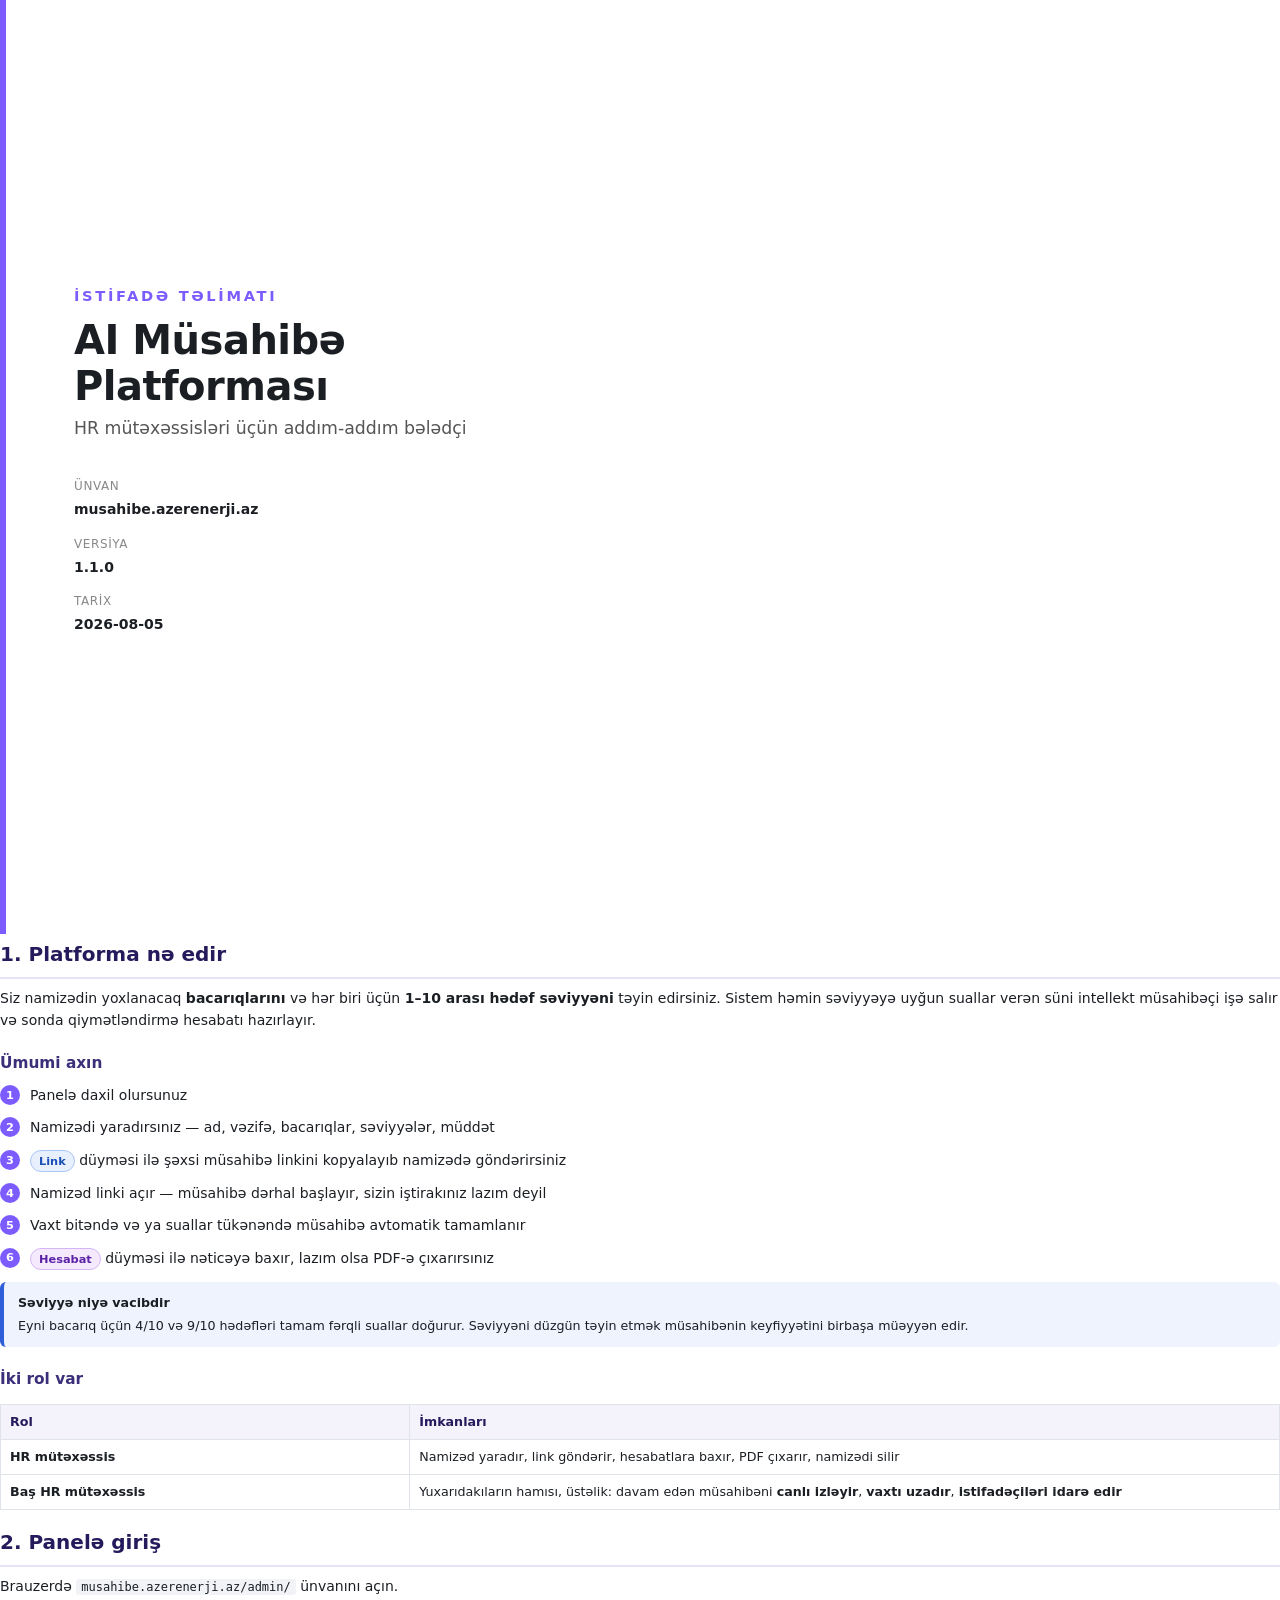
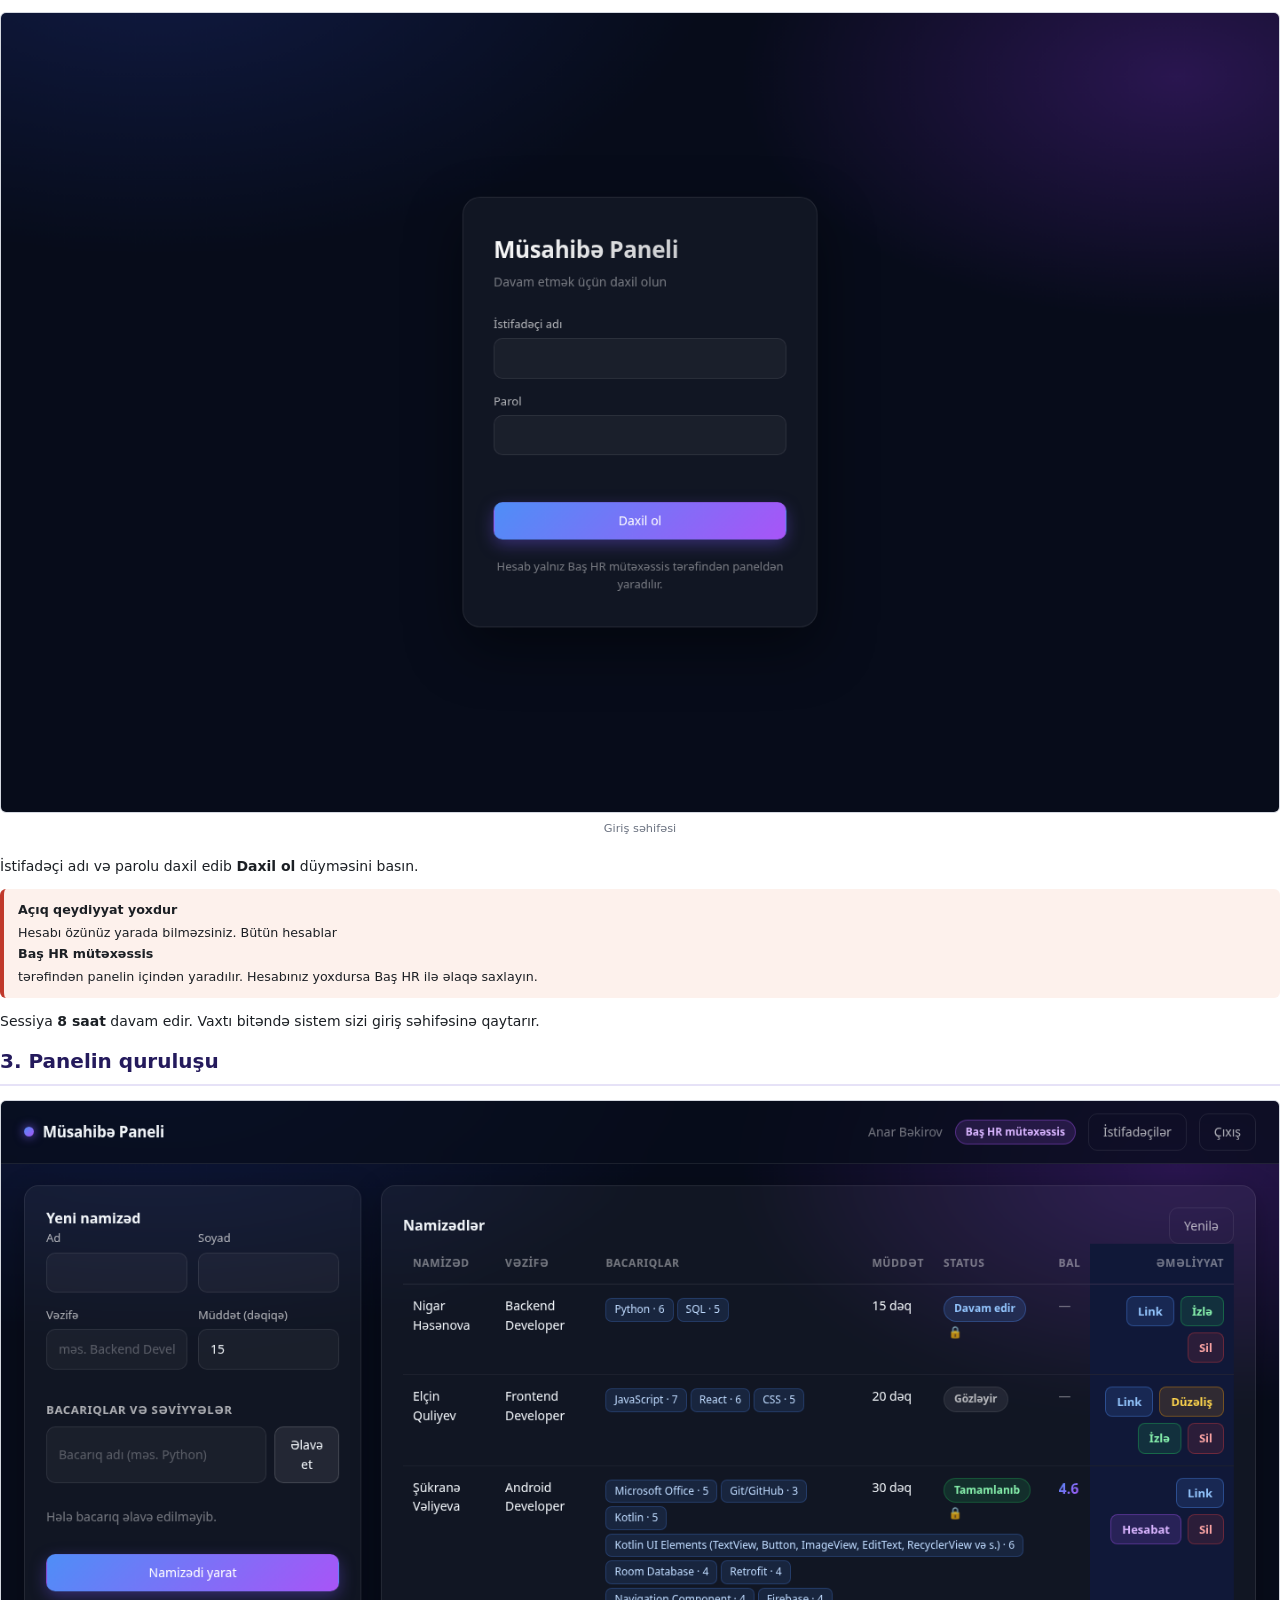
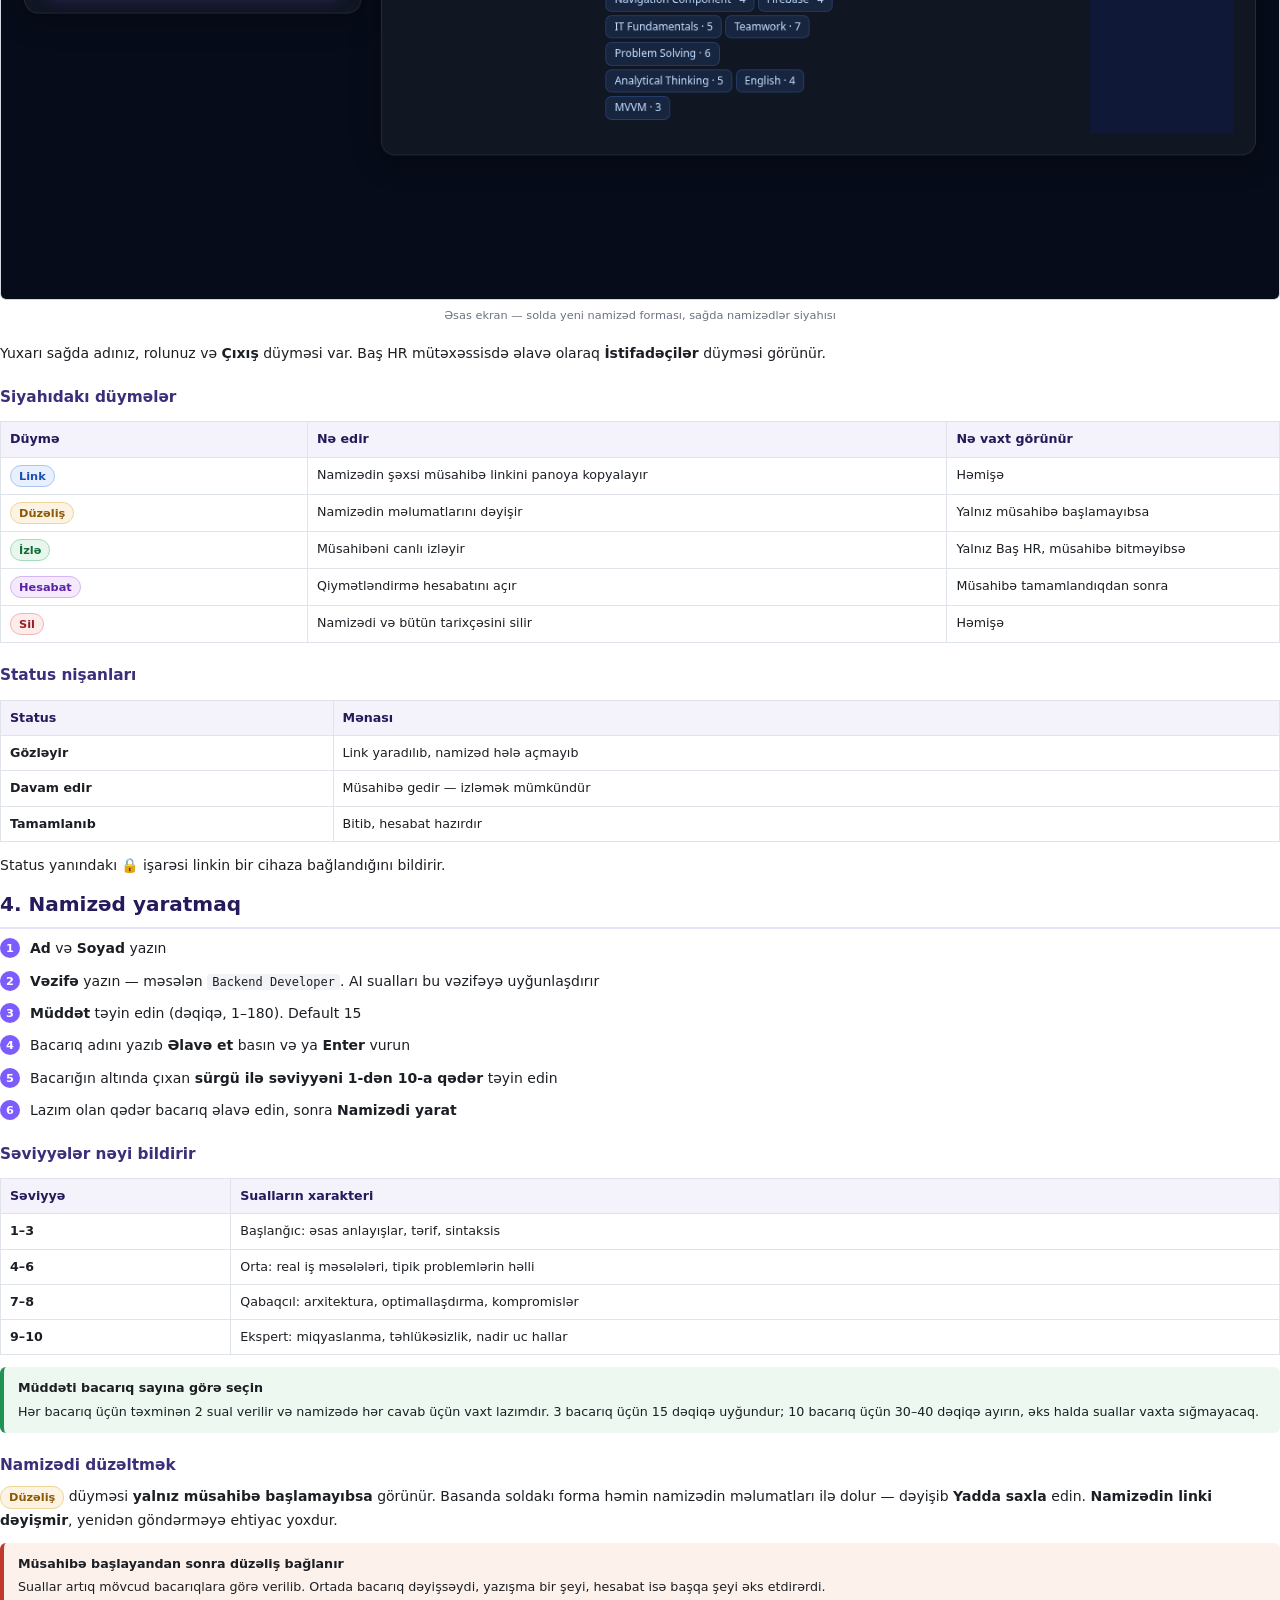
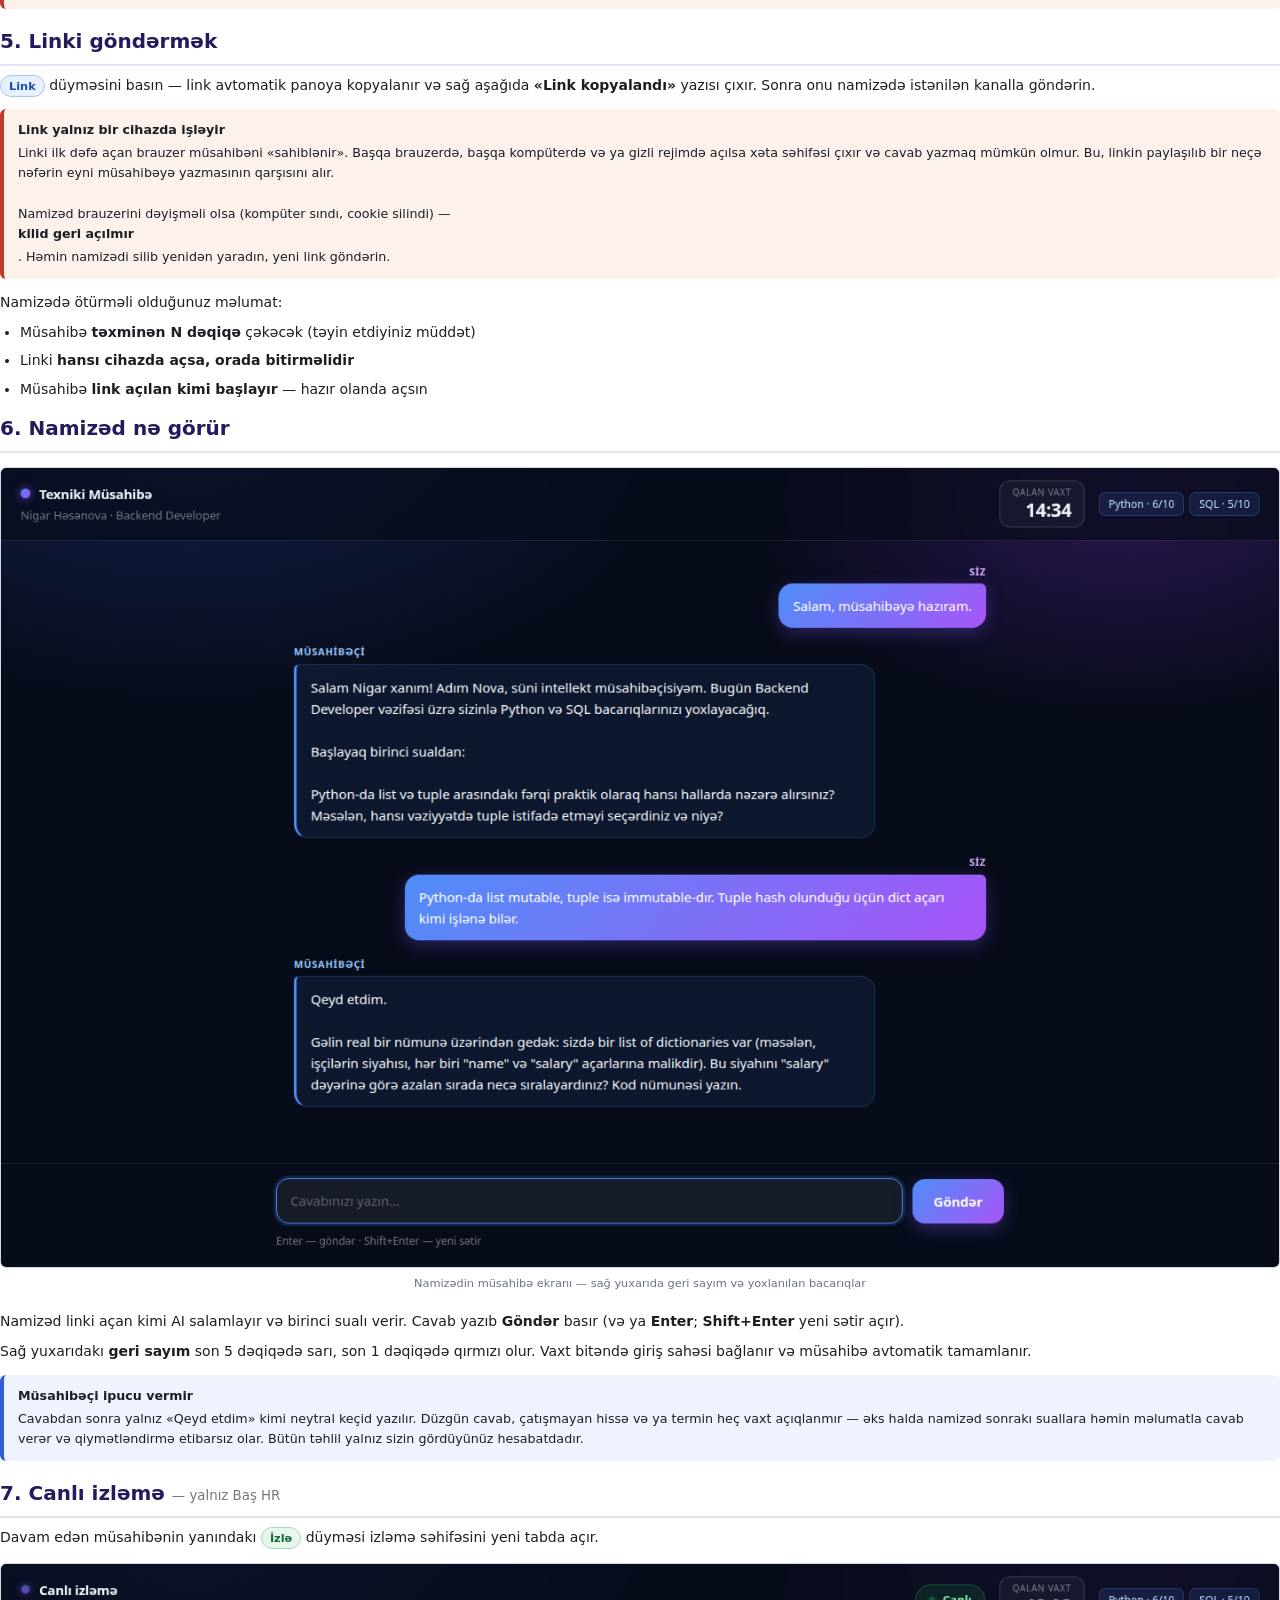
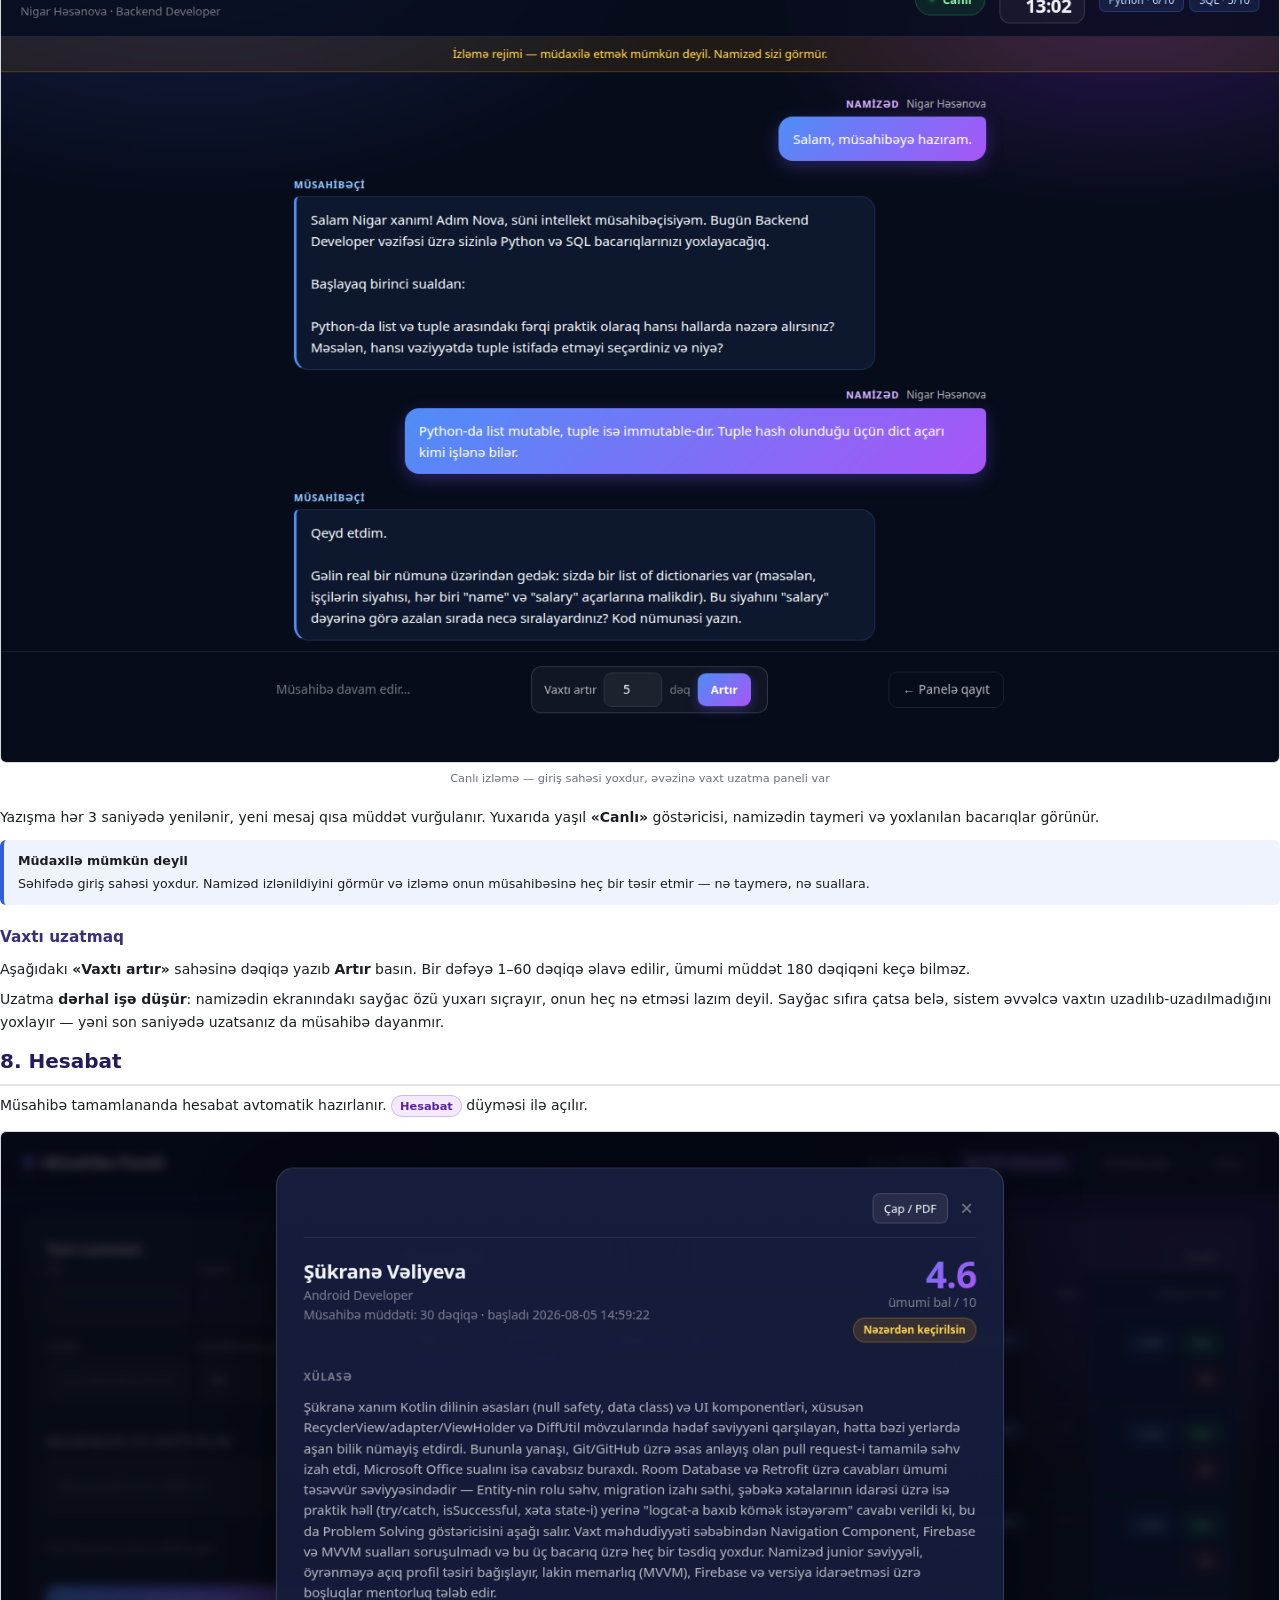
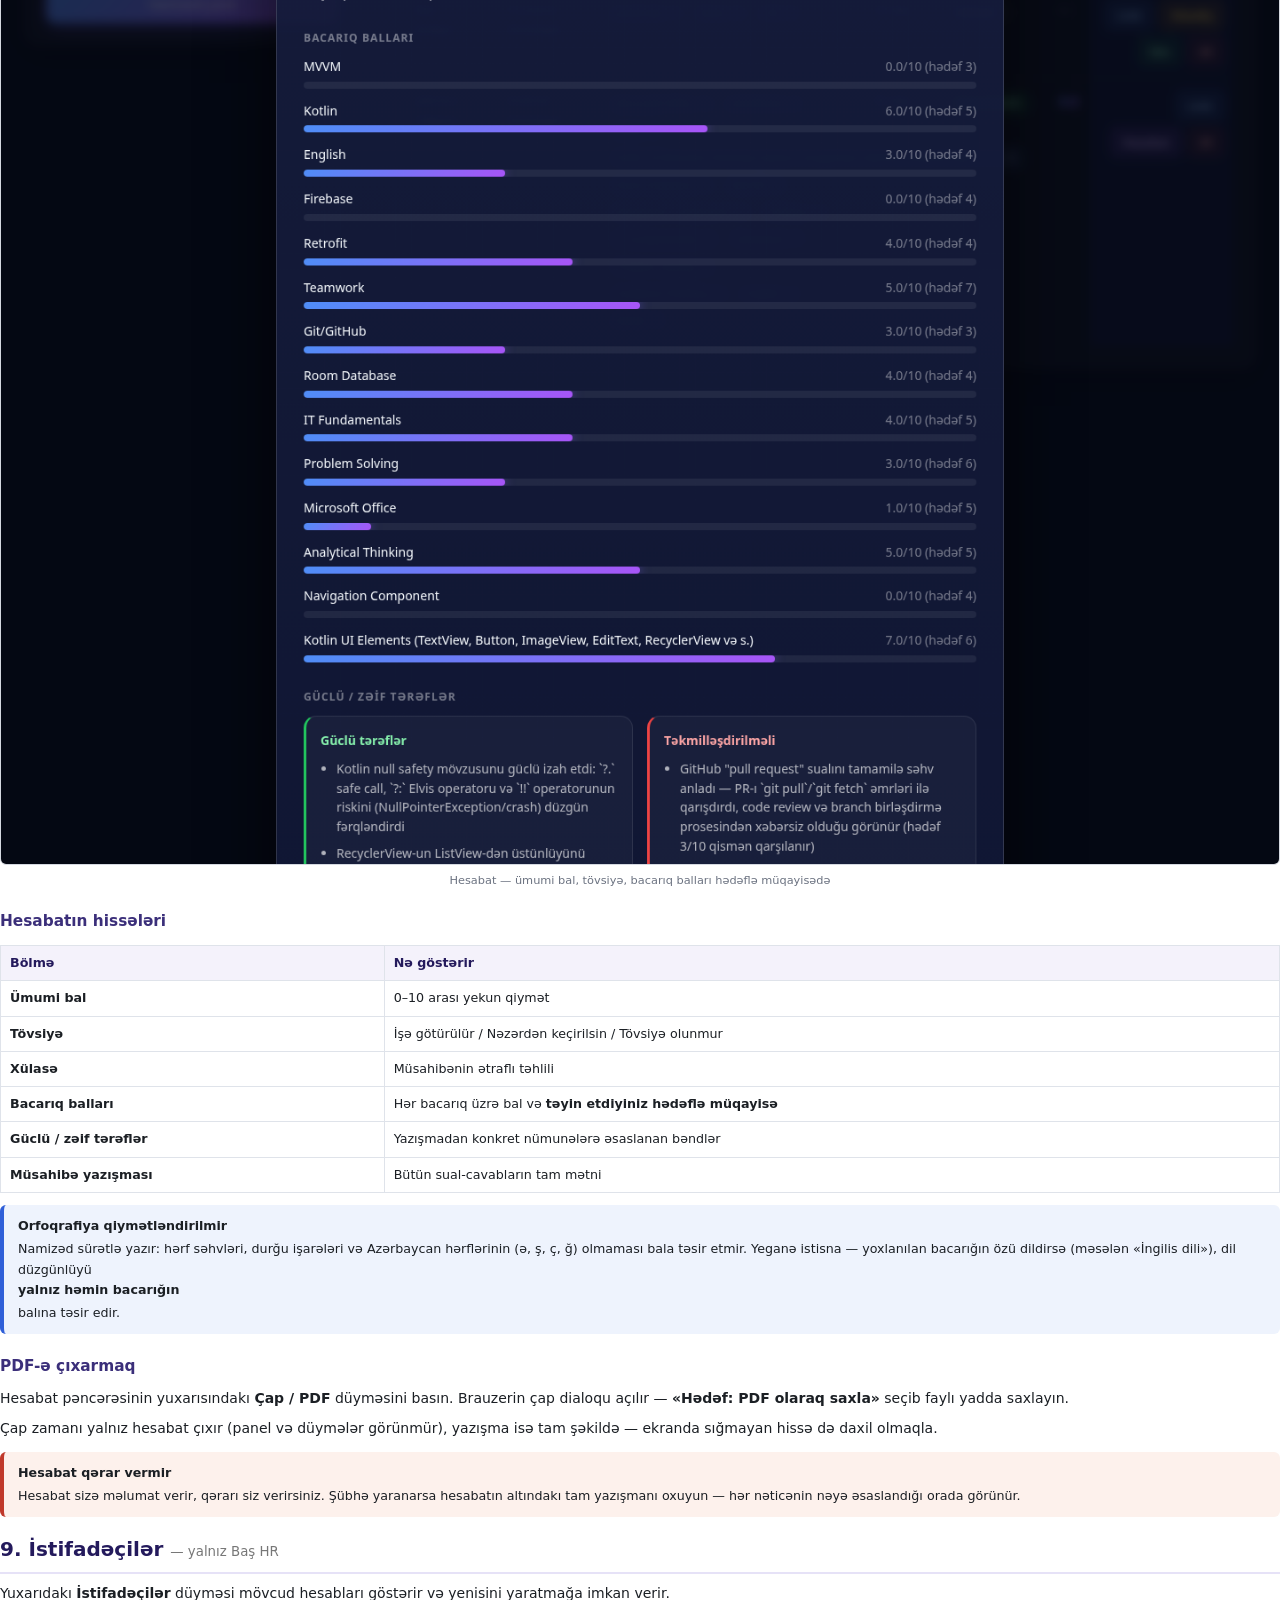
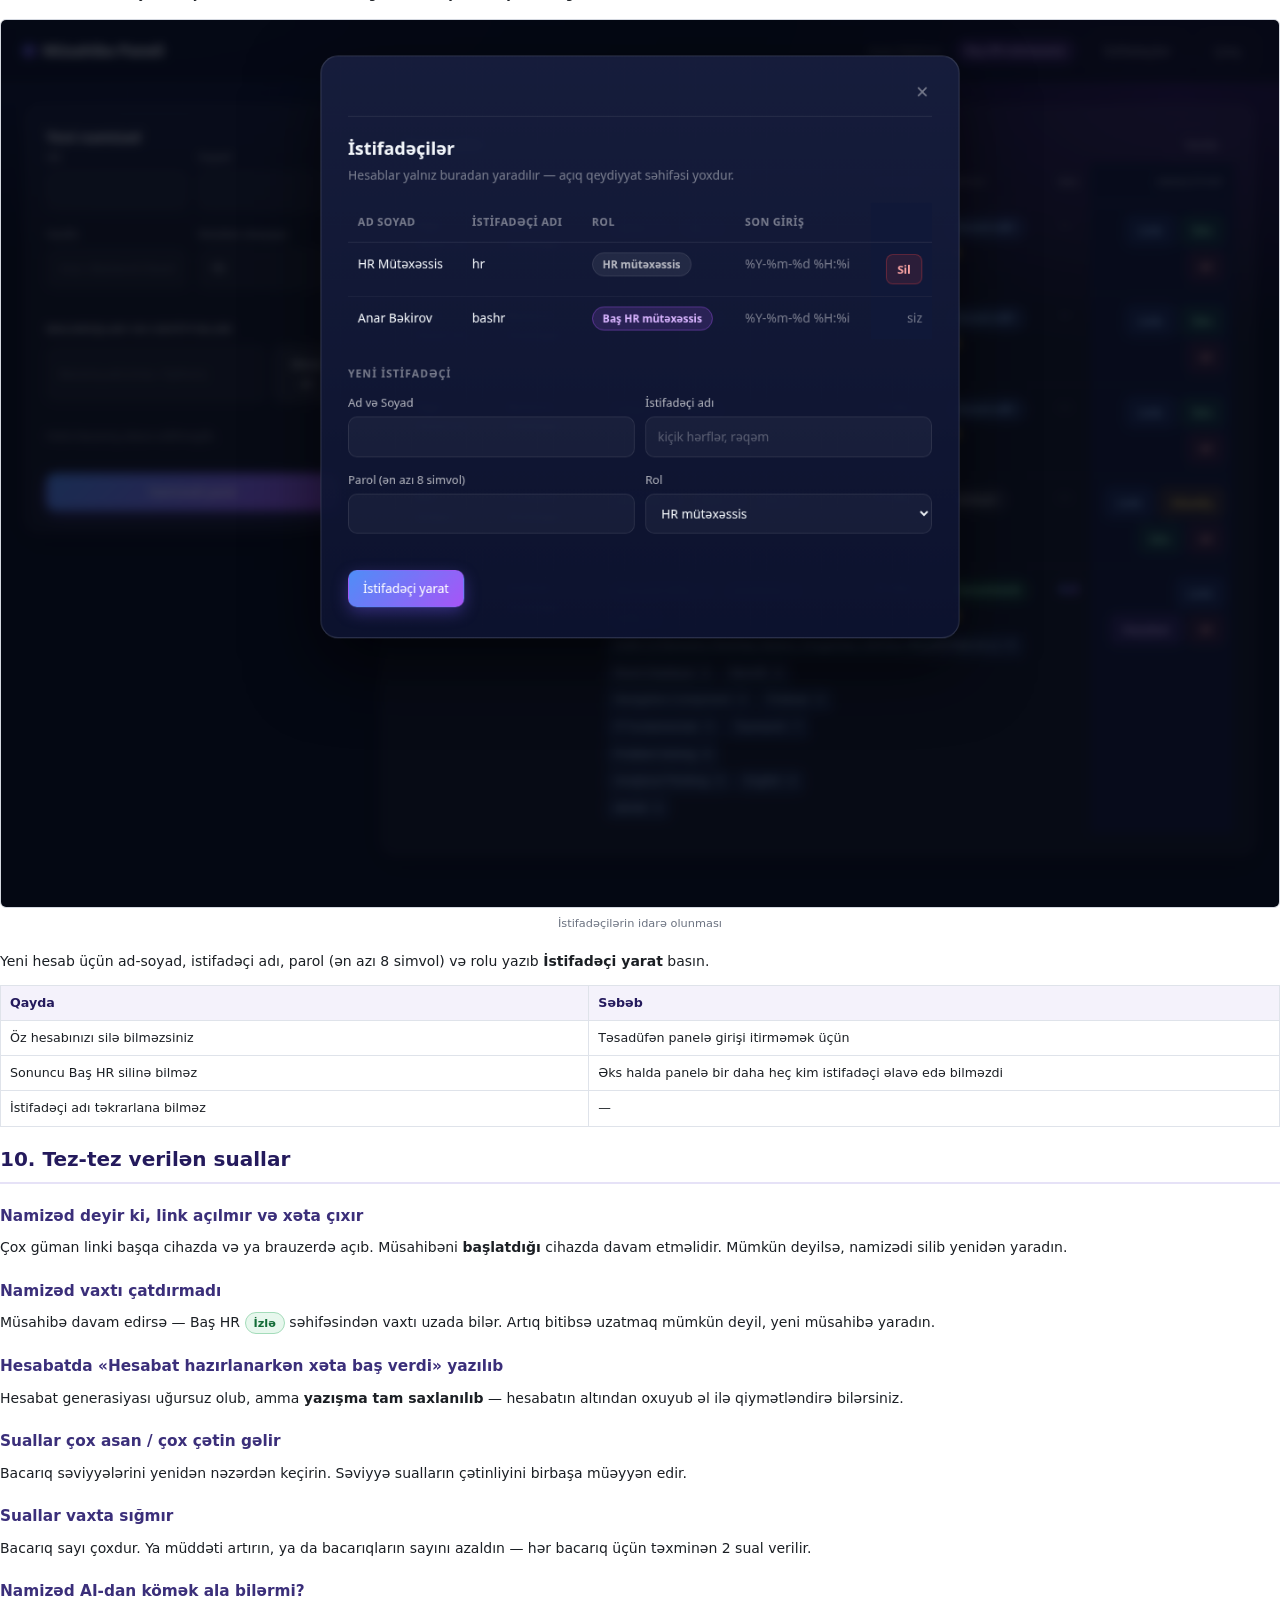
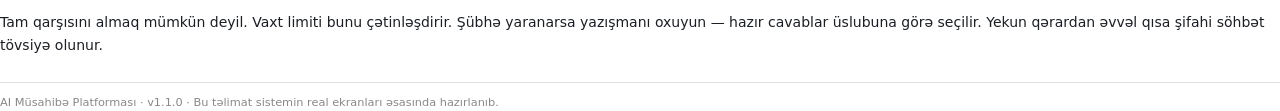
<file: docs/telimat.html>
<!DOCTYPE html>
<html lang="az">
<head>
<meta charset="utf-8">
<title>AI Müsahibə Platforması — İstifadə Təlimatı</title>
<style>
  @page { size: A4; margin: 16mm 14mm; }

  * { box-sizing: border-box; }
  body {
    margin: 0;
    font-family: system-ui, -apple-system, "Segoe UI", Roboto, sans-serif;
    font-size: 10.5pt; line-height: 1.6; color: #1b1f24;
  }

  /* ---------- üz qabığı ---------- */
  .cover {
    height: 247mm; display: flex; flex-direction: column;
    justify-content: center; align-items: flex-start;
    page-break-after: always;
    border-left: 6px solid #7c5cff; padding-left: 18mm;
  }
  .cover .kicker { font-size: 11pt; letter-spacing: .18em; text-transform: uppercase; color: #7c5cff; font-weight: 700; }
  .cover h1 { font-size: 30pt; line-height: 1.15; margin: 10px 0 6px; letter-spacing: -.5px; }
  .cover .sub { font-size: 13pt; color: #555; margin-bottom: 34px; }
  .cover dl { margin: 0; font-size: 10.5pt; }
  .cover dt { color: #888; font-size: 9pt; text-transform: uppercase; letter-spacing: .05em; }
  .cover dd { margin: 2px 0 14px; font-weight: 600; }

  h2 {
    font-size: 15pt; margin: 0 0 4px; padding-top: 4px;
    color: #241a5c; border-bottom: 2px solid #e6e2f7; padding-bottom: 7px;
    page-break-after: avoid;
  }
  h3 { font-size: 11.5pt; margin: 20px 0 6px; color: #3b2f7a; page-break-after: avoid; }
  section { page-break-before: always; }
  section.cont { page-break-before: auto; }
  p { margin: 8px 0; }

  ol, ul { margin: 8px 0 8px 20px; padding: 0; }
  li { margin-bottom: 6px; }

  figure { margin: 14px 0 18px; page-break-inside: avoid; }
  figure img {
    width: 100%; display: block;
    border: 1px solid #d4d8e0; border-radius: 6px;
  }
  figcaption { font-size: 8.5pt; color: #6b7280; margin-top: 6px; text-align: center; }

  table { width: 100%; border-collapse: collapse; margin: 12px 0; font-size: 9.5pt; page-break-inside: avoid; }
  th, td { border: 1px solid #dfe3ea; padding: 7px 9px; text-align: left; vertical-align: top; }
  th { background: #f4f2fb; font-weight: 600; color: #241a5c; }

  .note, .warn, .tip {
    padding: 11px 14px; border-radius: 6px; margin: 12px 0; font-size: 9.5pt;
    page-break-inside: avoid;
  }
  .note { background: #eef3fd; border-left: 4px solid #2f5fd8; }
  .warn { background: #fdf1ec; border-left: 4px solid #c0392b; }
  .tip  { background: #edf8f1; border-left: 4px solid #1f9254; }
  .note b, .warn b, .tip b { display: block; margin-bottom: 3px; }

  code {
    font-family: "DejaVu Sans Mono", Consolas, monospace; font-size: 9pt;
    background: #f2f3f6; padding: 1px 5px; border-radius: 3px;
  }
  .btn {
    display: inline-block; padding: 1px 8px; border-radius: 11px;
    font-size: 8.5pt; font-weight: 700; border: 1px solid;
  }
  .b-link   { background:#e8f0fe; color:#1a4fb4; border-color:#a9c6f5; }
  .b-edit   { background:#fdf3e2; color:#8a5a08; border-color:#f0d59a; }
  .b-watch  { background:#e7f7ed; color:#136c37; border-color:#a4dcba; }
  .b-report { background:#f4e9fd; color:#5b21a6; border-color:#d5b6f5; }
  .b-del    { background:#fdecec; color:#992020; border-color:#f3b4b4; }

  .steps { counter-reset: s; list-style: none; margin-left: 0; }
  .steps > li { counter-increment: s; position: relative; padding-left: 30px; margin-bottom: 10px; }
  .steps > li::before {
    content: counter(s); position: absolute; left: 0; top: 1px;
    width: 20px; height: 20px; border-radius: 50%;
    background: #7c5cff; color: #fff; font-size: 8.5pt; font-weight: 700;
    display: flex; align-items: center; justify-content: center;
  }
  .foot { margin-top: 26px; padding-top: 10px; border-top: 1px solid #e0e0e0;
          font-size: 8.5pt; color: #888; }
</style>
</head>
<body>

<!-- ══════════════════ ÜZ QABIĞI ══════════════════ -->
<div class="cover">
  <div class="kicker">İstifadə Təlimatı</div>
  <h1>AI Müsahibə<br>Platforması</h1>
  <div class="sub">HR mütəxəssisləri üçün addım-addım bələdçi</div>
  <dl>
    <dt>Ünvan</dt><dd>musahibe.azerenerji.az</dd>
    <dt>Versiya</dt><dd>1.1.0</dd>
    <dt>Tarix</dt><dd>2026-08-05</dd>
  </dl>
</div>

<!-- ══════════════════ 1 ══════════════════ -->
<section class="cont">
<h2>1. Platforma nə edir</h2>

<p>Siz namizədin yoxlanacaq <b>bacarıqlarını</b> və hər biri üçün <b>1–10 arası hədəf
səviyyəni</b> təyin edirsiniz. Sistem həmin səviyyəyə uyğun suallar verən süni intellekt
müsahibəçi işə salır və sonda qiymətləndirmə hesabatı hazırlayır.</p>

<h3>Ümumi axın</h3>
<ol class="steps">
  <li>Panelə daxil olursunuz</li>
  <li>Namizədi yaradırsınız — ad, vəzifə, bacarıqlar, səviyyələr, müddət</li>
  <li><span class="btn b-link">Link</span> düyməsi ilə şəxsi müsahibə linkini kopyalayıb namizədə göndərirsiniz</li>
  <li>Namizəd linki açır — müsahibə dərhal başlayır, sizin iştirakınız lazım deyil</li>
  <li>Vaxt bitəndə və ya suallar tükənəndə müsahibə avtomatik tamamlanır</li>
  <li><span class="btn b-report">Hesabat</span> düyməsi ilə nəticəyə baxır, lazım olsa PDF-ə çıxarırsınız</li>
</ol>

<div class="note">
  <b>Səviyyə niyə vacibdir</b>
  Eyni bacarıq üçün 4/10 və 9/10 hədəfləri tamam fərqli suallar doğurur. Səviyyəni
  düzgün təyin etmək müsahibənin keyfiyyətini birbaşa müəyyən edir.
</div>

<h3>İki rol var</h3>
<table>
  <tr><th style="width:32%">Rol</th><th>İmkanları</th></tr>
  <tr><td><b>HR mütəxəssis</b></td>
      <td>Namizəd yaradır, link göndərir, hesabatlara baxır, PDF çıxarır, namizədi silir</td></tr>
  <tr><td><b>Baş HR mütəxəssis</b></td>
      <td>Yuxarıdakıların hamısı, üstəlik: davam edən müsahibəni <b>canlı izləyir</b>,
          <b>vaxtı uzadır</b>, <b>istifadəçiləri idarə edir</b></td></tr>
</table>
</section>

<!-- ══════════════════ 2 ══════════════════ -->
<section>
<h2>2. Panelə giriş</h2>

<p>Brauzerdə <code>musahibe.azerenerji.az/admin/</code> ünvanını açın.</p>

<figure>
  <img src="img/01-login.png" alt="Giriş səhifəsi">
  <figcaption>Giriş səhifəsi</figcaption>
</figure>

<p>İstifadəçi adı və parolu daxil edib <b>Daxil ol</b> düyməsini basın.</p>

<div class="warn">
  <b>Açıq qeydiyyat yoxdur</b>
  Hesabı özünüz yarada bilməzsiniz. Bütün hesablar <b>Baş HR mütəxəssis</b> tərəfindən
  panelin içindən yaradılır. Hesabınız yoxdursa Baş HR ilə əlaqə saxlayın.
</div>

<p>Sessiya <b>8 saat</b> davam edir. Vaxtı bitəndə sistem sizi giriş səhifəsinə qaytarır.</p>
</section>

<!-- ══════════════════ 3 ══════════════════ -->
<section>
<h2>3. Panelin quruluşu</h2>

<figure>
  <img src="img/02-panel.png" alt="Admin panel">
  <figcaption>Əsas ekran — solda yeni namizəd forması, sağda namizədlər siyahısı</figcaption>
</figure>

<p>Yuxarı sağda adınız, rolunuz və <b>Çıxış</b> düyməsi var. Baş HR mütəxəssisdə
əlavə olaraq <b>İstifadəçilər</b> düyməsi görünür.</p>

<h3>Siyahıdakı düymələr</h3>
<table>
  <tr><th style="width:24%">Düymə</th><th>Nə edir</th><th style="width:26%">Nə vaxt görünür</th></tr>
  <tr><td><span class="btn b-link">Link</span></td>
      <td>Namizədin şəxsi müsahibə linkini panoya kopyalayır</td><td>Həmişə</td></tr>
  <tr><td><span class="btn b-edit">Düzəliş</span></td>
      <td>Namizədin məlumatlarını dəyişir</td><td>Yalnız müsahibə başlamayıbsa</td></tr>
  <tr><td><span class="btn b-watch">İzlə</span></td>
      <td>Müsahibəni canlı izləyir</td><td>Yalnız Baş HR, müsahibə bitməyibsə</td></tr>
  <tr><td><span class="btn b-report">Hesabat</span></td>
      <td>Qiymətləndirmə hesabatını açır</td><td>Müsahibə tamamlandıqdan sonra</td></tr>
  <tr><td><span class="btn b-del">Sil</span></td>
      <td>Namizədi və bütün tarixçəsini silir</td><td>Həmişə</td></tr>
</table>

<h3>Status nişanları</h3>
<table>
  <tr><th style="width:26%">Status</th><th>Mənası</th></tr>
  <tr><td><b>Gözləyir</b></td><td>Link yaradılıb, namizəd hələ açmayıb</td></tr>
  <tr><td><b>Davam edir</b></td><td>Müsahibə gedir — izləmək mümkündür</td></tr>
  <tr><td><b>Tamamlanıb</b></td><td>Bitib, hesabat hazırdır</td></tr>
</table>

<p>Status yanındakı <b>🔒</b> işarəsi linkin bir cihaza bağlandığını bildirir.</p>
</section>

<!-- ══════════════════ 4 ══════════════════ -->
<section>
<h2>4. Namizəd yaratmaq</h2>

<ol class="steps">
  <li><b>Ad</b> və <b>Soyad</b> yazın</li>
  <li><b>Vəzifə</b> yazın — məsələn <code>Backend Developer</code>. AI sualları bu vəzifəyə
      uyğunlaşdırır</li>
  <li><b>Müddət</b> təyin edin (dəqiqə, 1–180). Default 15</li>
  <li>Bacarıq adını yazıb <b>Əlavə et</b> basın və ya <b>Enter</b> vurun</li>
  <li>Bacarığın altında çıxan <b>sürgü ilə səviyyəni 1-dən 10-a qədər</b> təyin edin</li>
  <li>Lazım olan qədər bacarıq əlavə edin, sonra <b>Namizədi yarat</b></li>
</ol>

<h3>Səviyyələr nəyi bildirir</h3>
<table>
  <tr><th style="width:18%">Səviyyə</th><th>Sualların xarakteri</th></tr>
  <tr><td><b>1–3</b></td><td>Başlanğıc: əsas anlayışlar, tərif, sintaksis</td></tr>
  <tr><td><b>4–6</b></td><td>Orta: real iş məsələləri, tipik problemlərin həlli</td></tr>
  <tr><td><b>7–8</b></td><td>Qabaqcıl: arxitektura, optimallaşdırma, kompromislər</td></tr>
  <tr><td><b>9–10</b></td><td>Ekspert: miqyaslanma, təhlükəsizlik, nadir uc hallar</td></tr>
</table>

<div class="tip">
  <b>Müddəti bacarıq sayına görə seçin</b>
  Hər bacarıq üçün təxminən 2 sual verilir və namizədə hər cavab üçün vaxt lazımdır.
  3 bacarıq üçün 15 dəqiqə uyğundur; 10 bacarıq üçün 30–40 dəqiqə ayırın, əks halda
  suallar vaxta sığmayacaq.
</div>

<h3>Namizədi düzəltmək</h3>
<p><span class="btn b-edit">Düzəliş</span> düyməsi <b>yalnız müsahibə başlamayıbsa</b>
görünür. Basanda soldakı forma həmin namizədin məlumatları ilə dolur — dəyişib
<b>Yadda saxla</b> edin. <b>Namizədin linki dəyişmir</b>, yenidən göndərməyə ehtiyac yoxdur.</p>

<div class="warn">
  <b>Müsahibə başlayandan sonra düzəliş bağlanır</b>
  Suallar artıq mövcud bacarıqlara görə verilib. Ortada bacarıq dəyişsəydi, yazışma bir
  şeyi, hesabat isə başqa şeyi əks etdirərdi.
</div>
</section>

<!-- ══════════════════ 5 ══════════════════ -->
<section>
<h2>5. Linki göndərmək</h2>

<p><span class="btn b-link">Link</span> düyməsini basın — link avtomatik panoya kopyalanır
və sağ aşağıda <b>«Link kopyalandı»</b> yazısı çıxır. Sonra onu namizədə istənilən
kanalla göndərin.</p>

<div class="warn">
  <b>Link yalnız bir cihazda işləyir</b>
  Linki ilk dəfə açan brauzer müsahibəni «sahiblənir». Başqa brauzerdə, başqa
  kompüterdə və ya gizli rejimdə açılsa xəta səhifəsi çıxır və cavab yazmaq mümkün olmur.
  Bu, linkin paylaşılıb bir neçə nəfərin eyni müsahibəyə yazmasının qarşısını alır.
  <br><br>
  Namizəd brauzerini dəyişməli olsa (kompüter sındı, cookie silindi) — <b>kilid geri
  açılmır</b>. Həmin namizədi silib yenidən yaradın, yeni link göndərin.
</div>

<p>Namizədə ötürməli olduğunuz məlumat:</p>
<ul>
  <li>Müsahibə <b>təxminən N dəqiqə</b> çəkəcək (təyin etdiyiniz müddət)</li>
  <li>Linki <b>hansı cihazda açsa, orada bitirməlidir</b></li>
  <li>Müsahibə <b>link açılan kimi başlayır</b> — hazır olanda açsın</li>
</ul>
</section>

<!-- ══════════════════ 6 ══════════════════ -->
<section>
<h2>6. Namizəd nə görür</h2>

<figure>
  <img src="img/05-namizad.png" alt="Namizəd ekranı">
  <figcaption>Namizədin müsahibə ekranı — sağ yuxarıda geri sayım və yoxlanılan bacarıqlar</figcaption>
</figure>

<p>Namizəd linki açan kimi AI salamlayır və birinci sualı verir. Cavab yazıb
<b>Göndər</b> basır (və ya <b>Enter</b>; <b>Shift+Enter</b> yeni sətir açır).</p>

<p>Sağ yuxarıdakı <b>geri sayım</b> son 5 dəqiqədə sarı, son 1 dəqiqədə qırmızı olur.
Vaxt bitəndə giriş sahəsi bağlanır və müsahibə avtomatik tamamlanır.</p>

<div class="note">
  <b>Müsahibəçi ipucu vermir</b>
  Cavabdan sonra yalnız «Qeyd etdim» kimi neytral keçid yazılır. Düzgün cavab, çatışmayan
  hissə və ya termin heç vaxt açıqlanmır — əks halda namizəd sonrakı suallara həmin
  məlumatla cavab verər və qiymətləndirmə etibarsız olar. Bütün təhlil yalnız sizin
  gördüyünüz hesabatdadır.
</div>
</section>

<!-- ══════════════════ 7 ══════════════════ -->
<section>
<h2>7. Canlı izləmə <span style="font-size:10pt;font-weight:400;color:#777">— yalnız Baş HR</span></h2>

<p>Davam edən müsahibənin yanındakı <span class="btn b-watch">İzlə</span> düyməsi
izləmə səhifəsini yeni tabda açır.</p>

<figure>
  <img src="img/06-izleme.png" alt="Canlı izləmə">
  <figcaption>Canlı izləmə — giriş sahəsi yoxdur, əvəzinə vaxt uzatma paneli var</figcaption>
</figure>

<p>Yazışma hər 3 saniyədə yenilənir, yeni mesaj qısa müddət vurğulanır. Yuxarıda yaşıl
<b>«Canlı»</b> göstəricisi, namizədin taymeri və yoxlanılan bacarıqlar görünür.</p>

<div class="note">
  <b>Müdaxilə mümkün deyil</b>
  Səhifədə giriş sahəsi yoxdur. Namizəd izlənildiyini görmür və izləmə onun müsahibəsinə
  heç bir təsir etmir — nə taymerə, nə suallara.
</div>

<h3>Vaxtı uzatmaq</h3>
<p>Aşağıdakı <b>«Vaxtı artır»</b> sahəsinə dəqiqə yazıb <b>Artır</b> basın. Bir dəfəyə
1–60 dəqiqə əlavə edilir, ümumi müddət 180 dəqiqəni keçə bilməz.</p>

<p>Uzatma <b>dərhal işə düşür</b>: namizədin ekranındakı sayğac özü yuxarı sıçrayır,
onun heç nə etməsi lazım deyil. Sayğac sıfıra çatsa belə, sistem əvvəlcə vaxtın
uzadılıb-uzadılmadığını yoxlayır — yəni son saniyədə uzatsanız da müsahibə dayanmır.</p>
</section>

<!-- ══════════════════ 8 ══════════════════ -->
<section>
<h2>8. Hesabat</h2>

<p>Müsahibə tamamlananda hesabat avtomatik hazırlanır.
<span class="btn b-report">Hesabat</span> düyməsi ilə açılır.</p>

<figure>
  <img src="img/03-hesabat.png" alt="Hesabat">
  <figcaption>Hesabat — ümumi bal, tövsiyə, bacarıq balları hədəflə müqayisədə</figcaption>
</figure>

<h3>Hesabatın hissələri</h3>
<table>
  <tr><th style="width:30%">Bölmə</th><th>Nə göstərir</th></tr>
  <tr><td><b>Ümumi bal</b></td><td>0–10 arası yekun qiymət</td></tr>
  <tr><td><b>Tövsiyə</b></td><td>İşə götürülür / Nəzərdən keçirilsin / Tövsiyə olunmur</td></tr>
  <tr><td><b>Xülasə</b></td><td>Müsahibənin ətraflı təhlili</td></tr>
  <tr><td><b>Bacarıq balları</b></td><td>Hər bacarıq üzrə bal və <b>təyin etdiyiniz hədəflə müqayisə</b></td></tr>
  <tr><td><b>Güclü / zəif tərəflər</b></td><td>Yazışmadan konkret nümunələrə əsaslanan bəndlər</td></tr>
  <tr><td><b>Müsahibə yazışması</b></td><td>Bütün sual-cavabların tam mətni</td></tr>
</table>

<div class="note">
  <b>Orfoqrafiya qiymətləndirilmir</b>
  Namizəd sürətlə yazır: hərf səhvləri, durğu işarələri və Azərbaycan hərflərinin
  (ə, ş, ç, ğ) olmaması bala təsir etmir. Yeganə istisna — yoxlanılan bacarığın özü
  dildirsə (məsələn «İngilis dili»), dil düzgünlüyü <b>yalnız həmin bacarığın</b> balına
  təsir edir.
</div>

<h3>PDF-ə çıxarmaq</h3>
<p>Hesabat pəncərəsinin yuxarısındakı <b>Çap / PDF</b> düyməsini basın. Brauzerin çap
dialoqu açılır — <b>«Hədəf: PDF olaraq saxla»</b> seçib faylı yadda saxlayın.</p>

<p>Çap zamanı yalnız hesabat çıxır (panel və düymələr görünmür), yazışma isə tam
şəkildə — ekranda sığmayan hissə də daxil olmaqla.</p>

<div class="warn">
  <b>Hesabat qərar vermir</b>
  Hesabat sizə məlumat verir, qərarı siz verirsiniz. Şübhə yaranarsa hesabatın altındakı
  tam yazışmanı oxuyun — hər nəticənin nəyə əsaslandığı orada görünür.
</div>
</section>

<!-- ══════════════════ 9 ══════════════════ -->
<section>
<h2>9. İstifadəçilər <span style="font-size:10pt;font-weight:400;color:#777">— yalnız Baş HR</span></h2>

<p>Yuxarıdakı <b>İstifadəçilər</b> düyməsi mövcud hesabları göstərir və yenisini yaratmağa
imkan verir.</p>

<figure>
  <img src="img/04-istifadeci.png" alt="İstifadəçilər">
  <figcaption>İstifadəçilərin idarə olunması</figcaption>
</figure>

<p>Yeni hesab üçün ad-soyad, istifadəçi adı, parol (ən azı 8 simvol) və rolu yazıb
<b>İstifadəçi yarat</b> basın.</p>

<table>
  <tr><th style="width:46%">Qayda</th><th>Səbəb</th></tr>
  <tr><td>Öz hesabınızı silə bilməzsiniz</td><td>Təsadüfən panelə girişi itirməmək üçün</td></tr>
  <tr><td>Sonuncu Baş HR silinə bilməz</td><td>Əks halda panelə bir daha heç kim istifadəçi əlavə edə bilməzdi</td></tr>
  <tr><td>İstifadəçi adı təkrarlana bilməz</td><td>—</td></tr>
</table>
</section>

<!-- ══════════════════ 10 ══════════════════ -->
<section>
<h2>10. Tez-tez verilən suallar</h2>

<h3>Namizəd deyir ki, link açılmır və xəta çıxır</h3>
<p>Çox güman linki başqa cihazda və ya brauzerdə açıb. Müsahibəni <b>başlatdığı</b>
cihazda davam etməlidir. Mümkün deyilsə, namizədi silib yenidən yaradın.</p>

<h3>Namizəd vaxtı çatdırmadı</h3>
<p>Müsahibə davam edirsə — Baş HR <span class="btn b-watch">İzlə</span> səhifəsindən
vaxtı uzada bilər. Artıq bitibsə uzatmaq mümkün deyil, yeni müsahibə yaradın.</p>

<h3>Hesabatda «Hesabat hazırlanarkən xəta baş verdi» yazılıb</h3>
<p>Hesabat generasiyası uğursuz olub, amma <b>yazışma tam saxlanılıb</b> — hesabatın
altından oxuyub əl ilə qiymətləndirə bilərsiniz.</p>

<h3>Suallar çox asan / çox çətin gəlir</h3>
<p>Bacarıq səviyyələrini yenidən nəzərdən keçirin. Səviyyə sualların çətinliyini birbaşa
müəyyən edir.</p>

<h3>Suallar vaxta sığmır</h3>
<p>Bacarıq sayı çoxdur. Ya müddəti artırın, ya da bacarıqların sayını azaldın —
hər bacarıq üçün təxminən 2 sual verilir.</p>

<h3>Namizəd AI-dan kömək ala bilərmi?</h3>
<p>Tam qarşısını almaq mümkün deyil. Vaxt limiti bunu çətinləşdirir. Şübhə yaranarsa
yazışmanı oxuyun — hazır cavablar üslubuna görə seçilir. Yekun qərardan əvvəl qısa
şifahi söhbət tövsiyə olunur.</p>

<div class="foot">
  AI Müsahibə Platforması · v1.1.0 · Bu təlimat sistemin real ekranları əsasında
  hazırlanıb.
</div>
</section>

</body>
</html>
</file>
